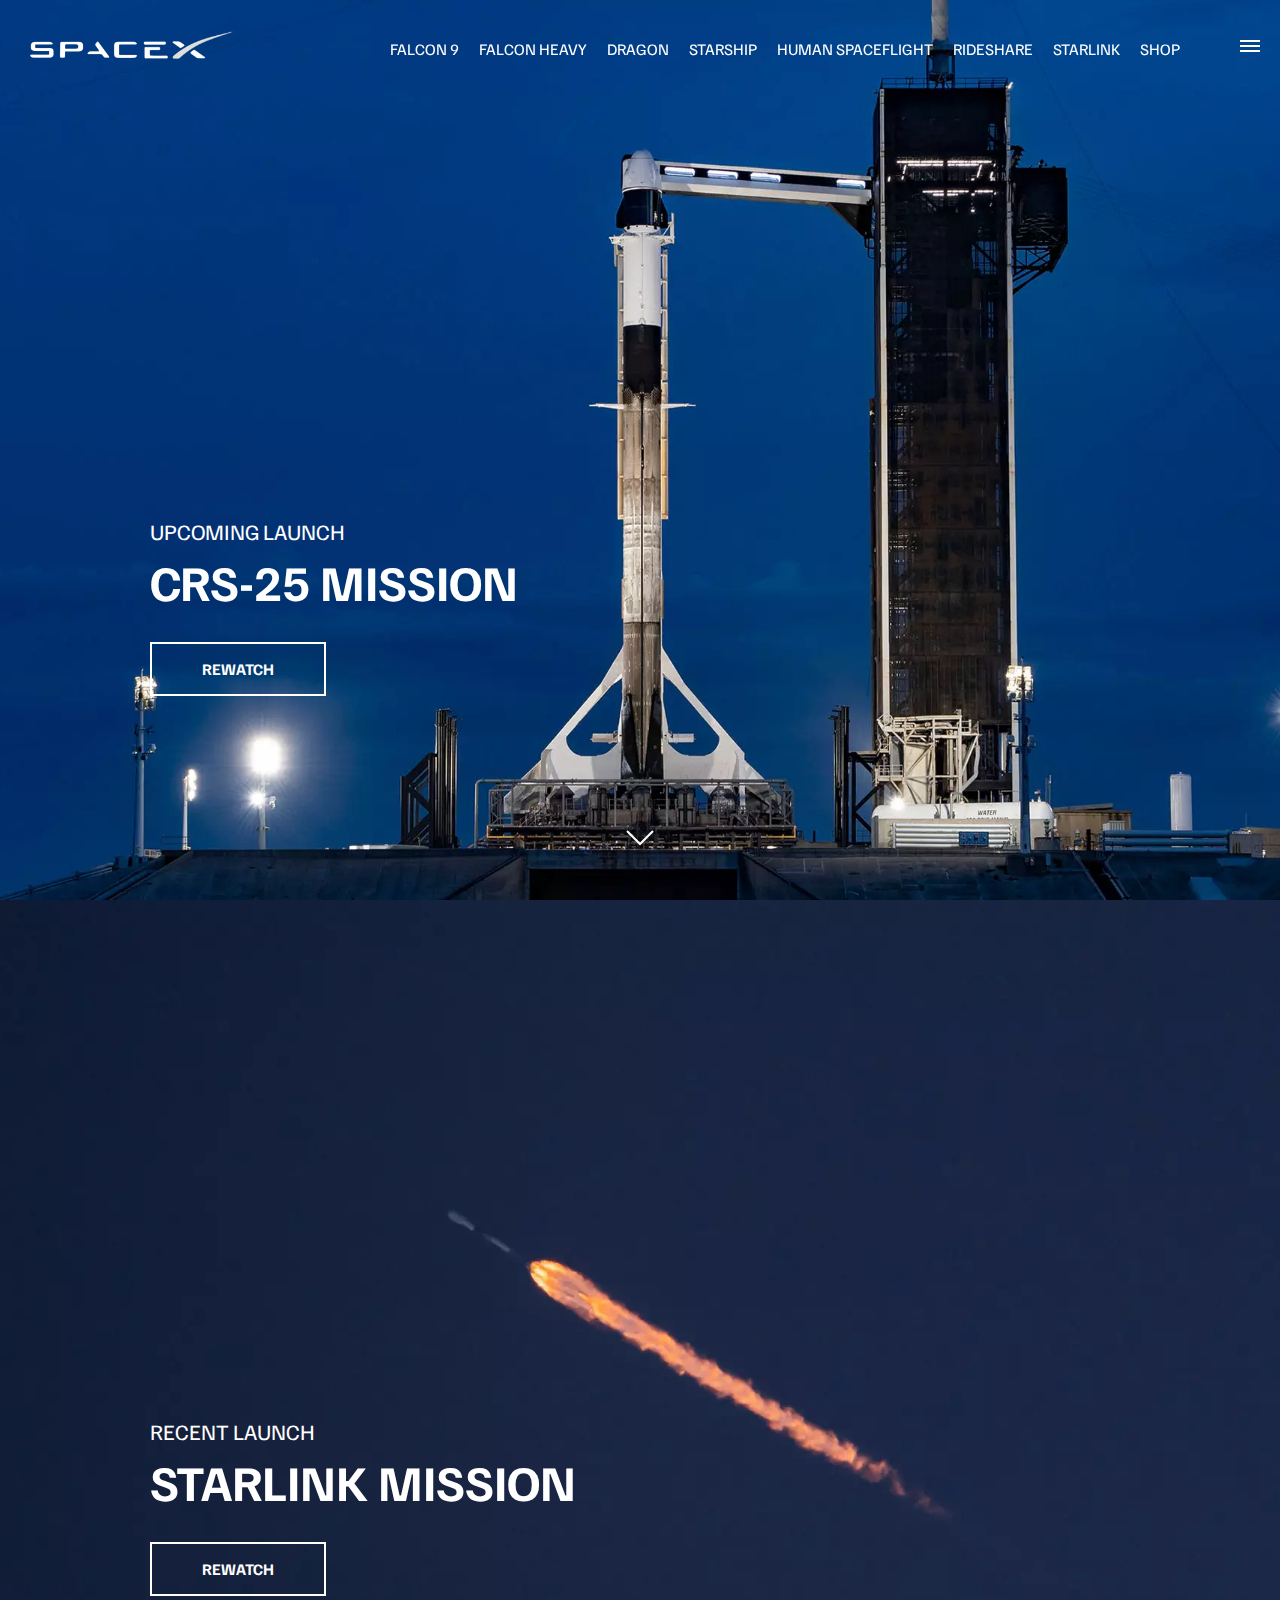
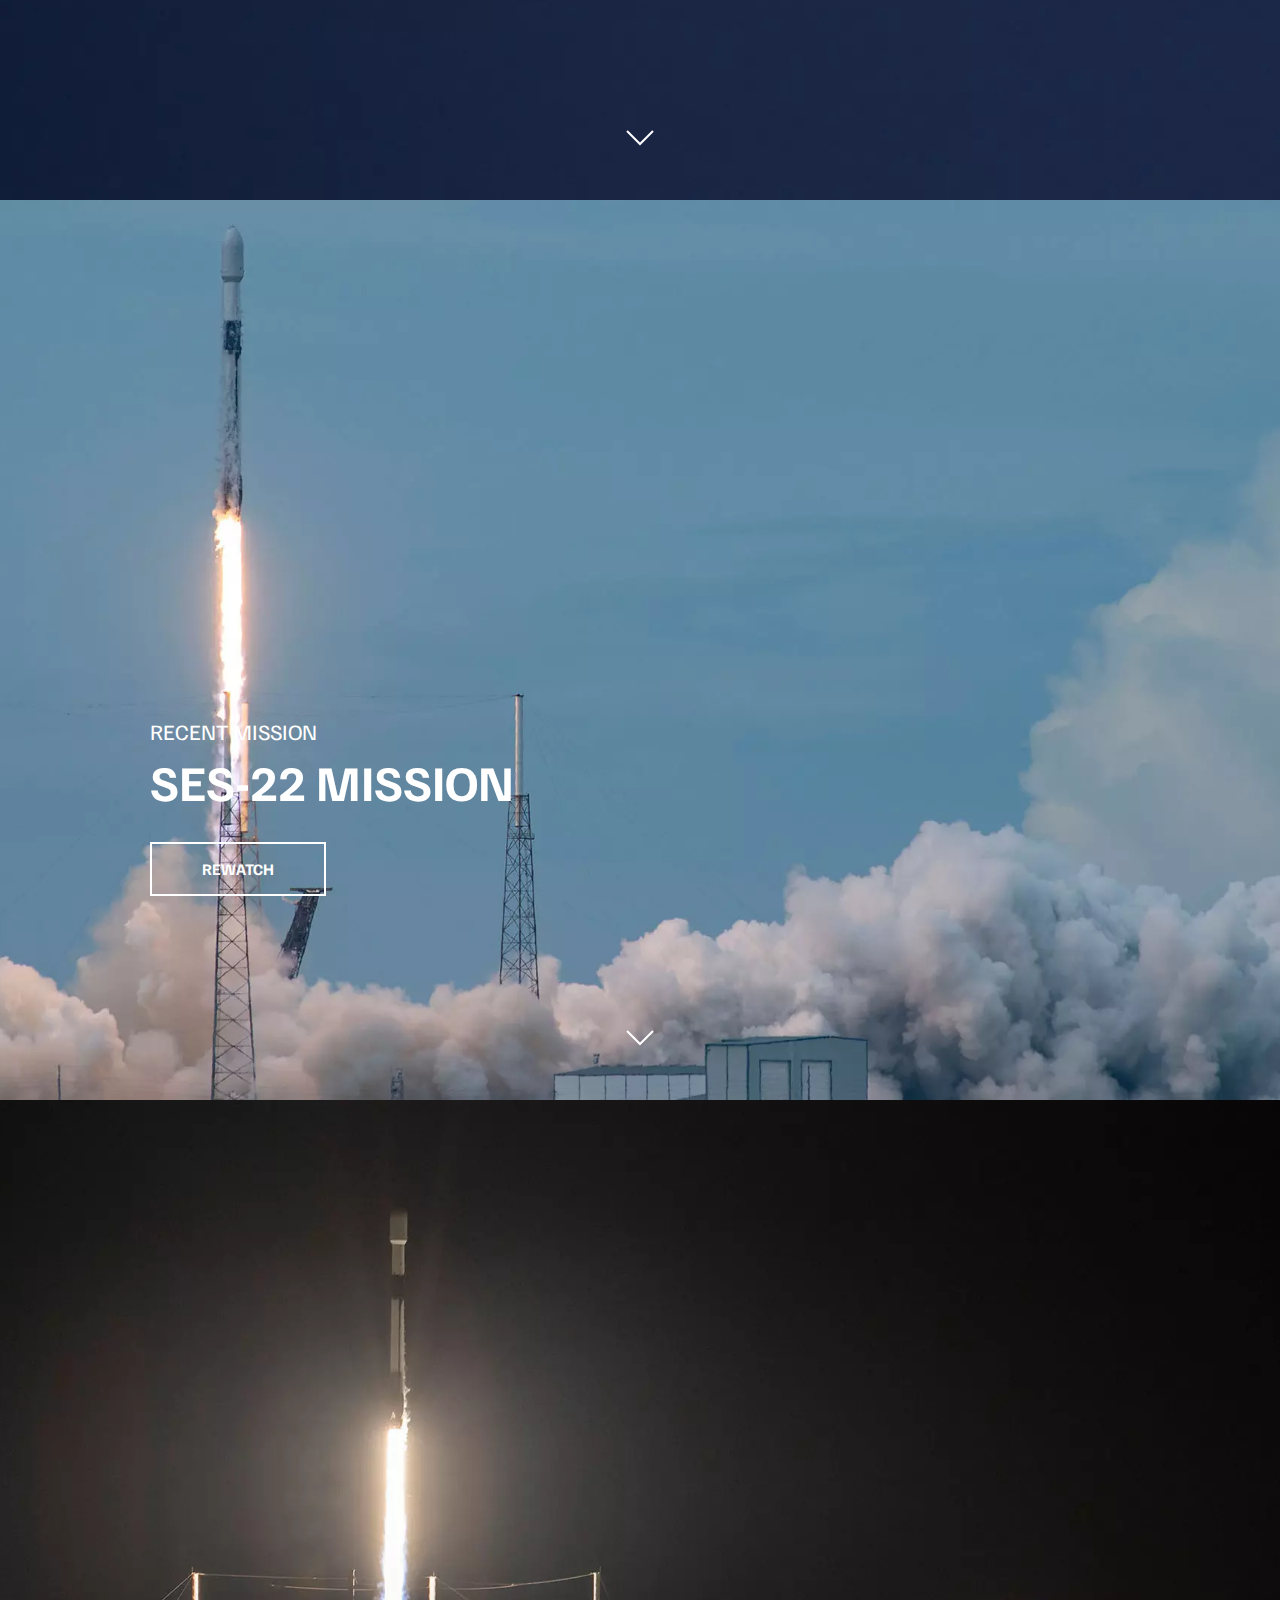
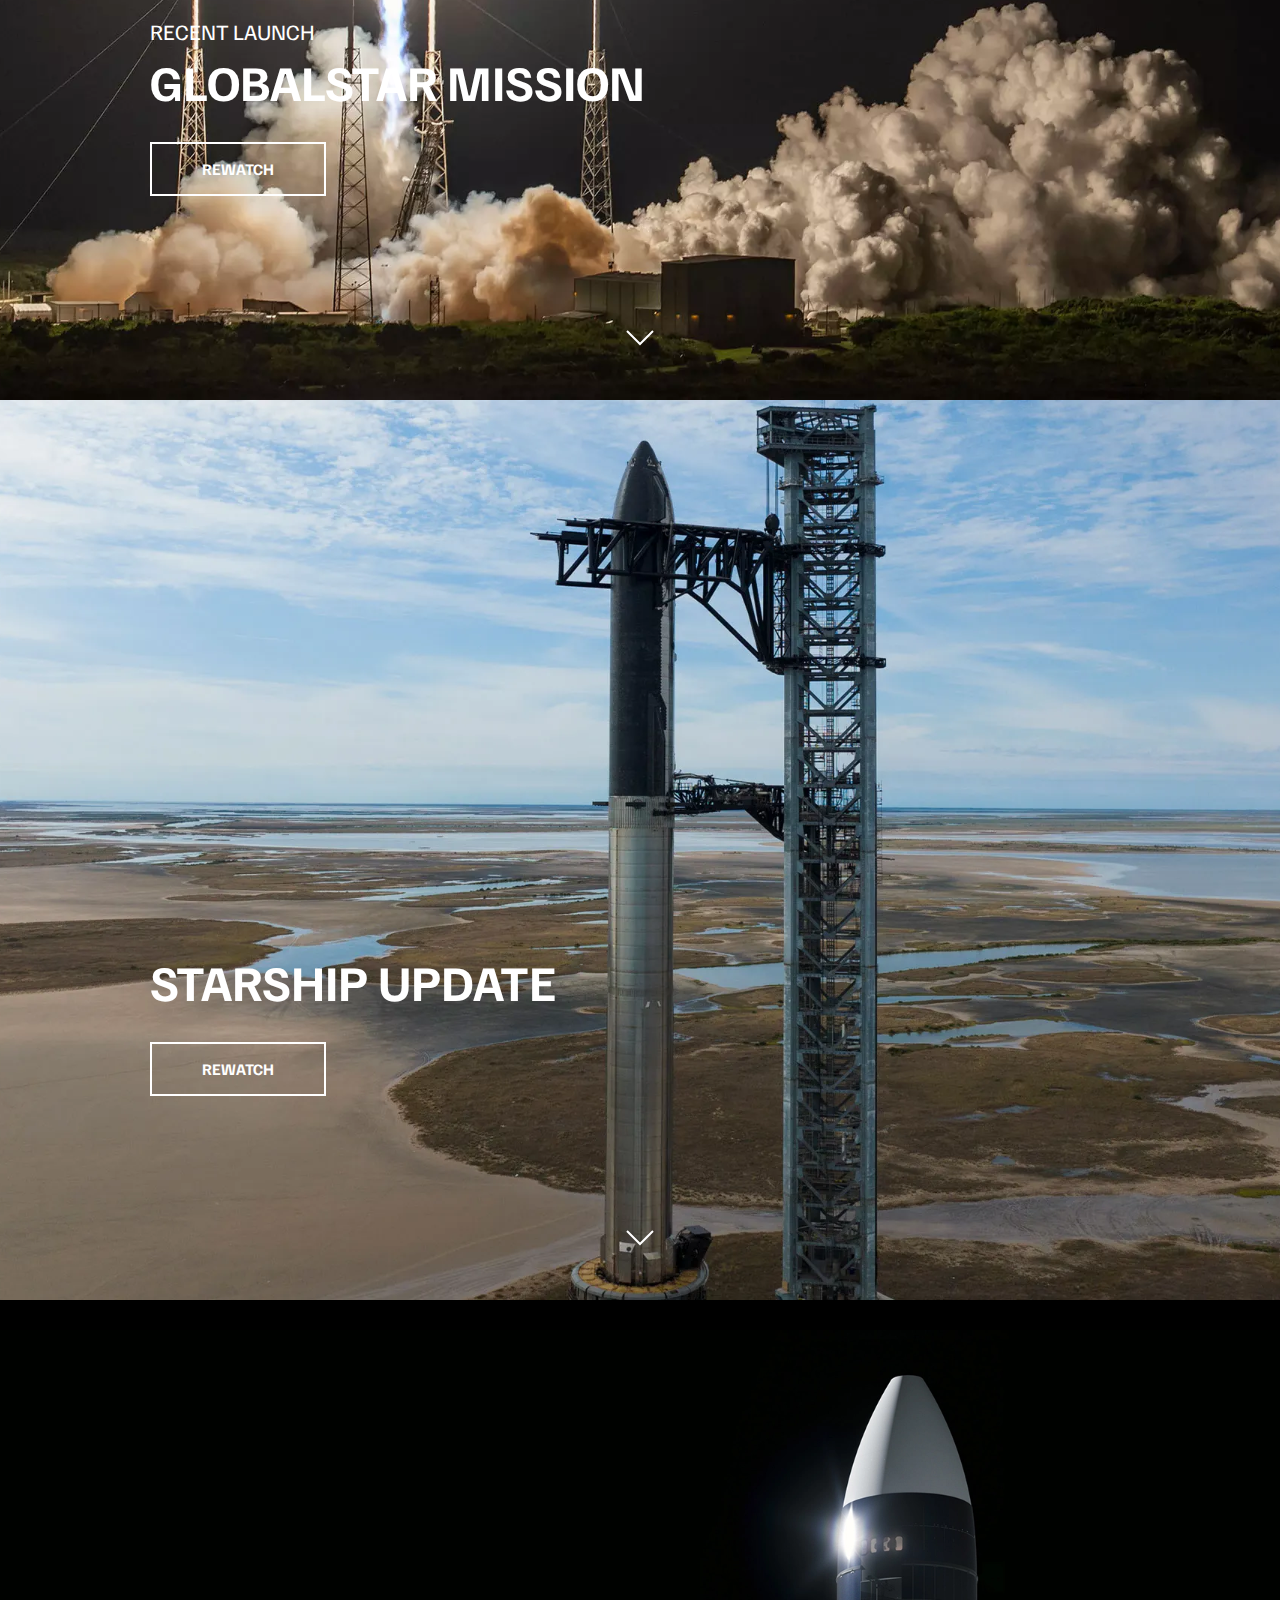
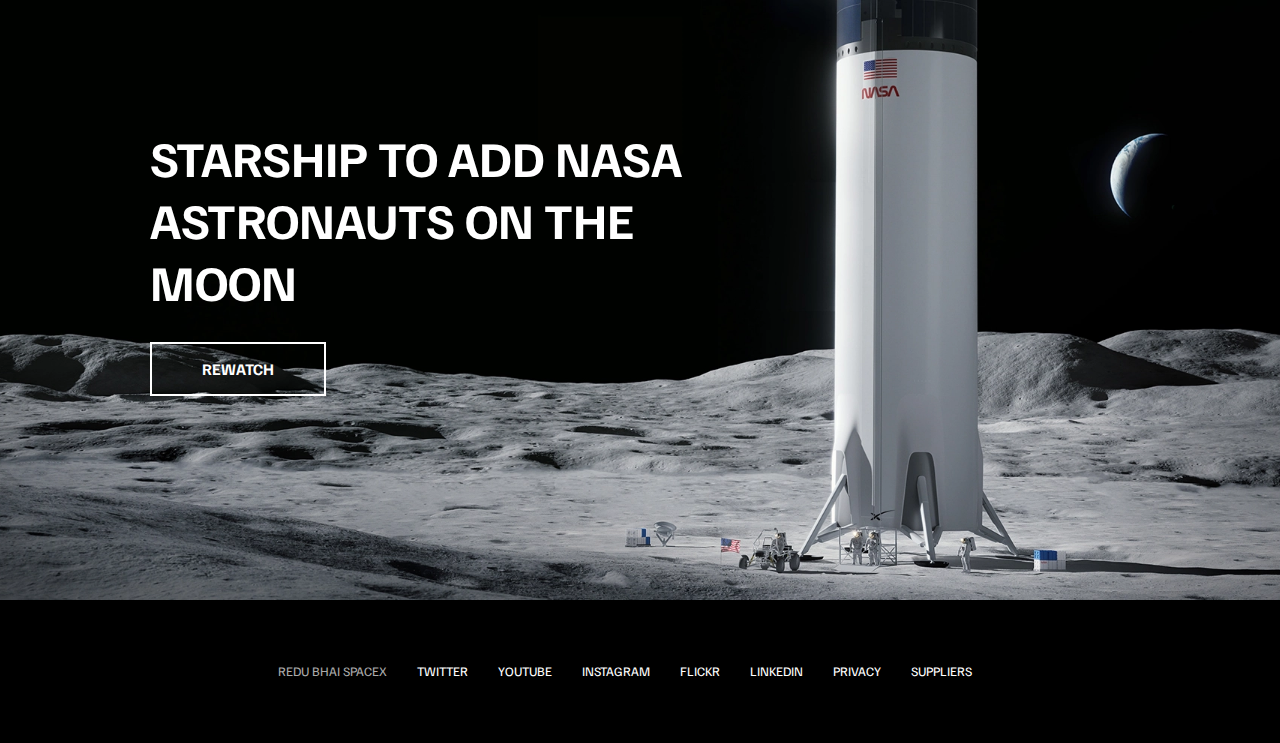
<file: index.html>
<!DOCTYPE html>
<html lang="en">
<head>
  <meta charset="UTF-8">
  <meta http-equiv="X-UA-Compatible" content="IE=edge">
  <meta name="viewport" content="width=device-width, initial-scale=1.0">
<link rel="stylesheet" href="style.css">
<script src="space.js" defer></script>
  <title>SpaceX</title>
</head>
<body>

  <div id="overlay" class=""></div>

  <div id="mobile-menu" class="mobile-main-menu">
    <ul>
        <li><a href="#">Mission</a></li>
        <li><a href="#">Launches</a></li>
        <li><a href="#">Careers</a></li>
        <li><a href="#">Updates</a></li>
        <li><a href="#">Shop</a></li>

        <li class="mobile-only"><a href="falcon9.html">Falcon 9</a></li>
      <li class="mobile-only"><a href="falcon-heavy.html">Falcon Heavy</a></li>
      <li class="mobile-only"><a href="dragon.html">Dragon</a></li>
      <li class="mobile-only"><a href="#">Starship </a></li>
      <li class="mobile-only"><a href="#">Human Spaceflight </a></li>
      <li class="mobile-only"><a href="#">Rideshare</a></li>
      <li class="mobile-only"><a href="#">Starlink</a></li>
      <li class="mobile-only"><a href="#">Shop </a></li>
    </ul>
  </div>
<header class="main-header">
  <div class="logo">
    <a href="index.html">
      <img src="image/logo.png" alt="SpaceX" />
    </a>
  </div>
   <nav class="desktop-main-menu">
    <ul>
      <li><a href="falcon9.html">Falcon 9</a></li>
      <li><a href="falcon-heavy.html">Falcon Heavy</a></li>
      <li><a href="dragon.html">Dragon</a></li>
      <li><a href="#">Starship </a></li>
      <li><a href="#">Human Spaceflight </a></li>
      <li><a href="#">Rideshare</a></li>
      <li><a href="#">Starlink</a></li>
      <li><a href="#">Shop </a></li>
    </ul>
   </nav>
</header>

<!-- Hamburger Menu -->
<button id="menu-btn" class="hamburger" type="button">
  <span class="hamburger-top"></span>
  <span class="hamburger-middle"></span>
  <span class="hamburger-bottom"></span>
</button>

<!-- Section A -->
<section class="section-a">
  <div class="section-inner">
    <h4>Upcoming Launch</h4>
    <h2>CRS-25 Mission</h2>
    <a href="#" class="btn">
      <div class="hover"></div>
        <span>Rewatch</span>
    </a>
  </div>
      <div class="scroll-arrow">
        <svg width="30px" height="20px">
          <path
            stroke="#ffffff"
            fill="none"
            stroke-width="2px"
            d="M2.000,5.000 L15.000,18.000 L28.000,5.000 "
          ></path>
        </svg>
      </div>
</section>
<!-- Section B -->
<section class="section-b">
  <div class="section-inner">
    <h4>Recent Launch</h4>
    <h2>Starlink Mission</h2>
    <a href="#" class="btn">
      <div class="hover"></div>
        <span>Rewatch</span>
    </a>
  </div>
      <div class="scroll-arrow">
        <svg width="30px" height="20px">
          <path
            stroke="#ffffff"
            fill="none"
            stroke-width="2px"
            d="M2.000,5.000 L15.000,18.000 L28.000,5.000 "
          ></path>
        </svg>
      </div>
</section>
<!-- Section C -->
<section class="section-c">
  <div class="section-inner">
    <h4>Recent Mission</h4>
    <h2>SES-22 Mission</h2>
    <a href="#" class="btn">
      <div class="hover"></div>
        <span>Rewatch</span>
    </a>
  </div>
      <div class="scroll-arrow">
        <svg width="30px" height="20px">
          <path
            stroke="#ffffff"
            fill="none"
            stroke-width="2px"
            d="M2.000,5.000 L15.000,18.000 L28.000,5.000 "
          ></path>
        </svg>
      </div>
</section>
<!-- Section D -->
<section class="section-d">
  <div class="section-inner">
    <h4>Recent Launch</h4>
    <h2>Globalstar Mission</h2>
    <a href="#" class="btn">
      <div class="hover"></div>
        <span>Rewatch</span>
    </a>
  </div>
      <div class="scroll-arrow">
        <svg width="30px" height="20px">
          <path
            stroke="#ffffff"
            fill="none"
            stroke-width="2px"
            d="M2.000,5.000 L15.000,18.000 L28.000,5.000 "
          ></path>
        </svg>
      </div>
</section>
<!-- Section E -->
<section class="section-e">
  <div class="section-inner">
    <h2>Starship Update</h2>
    <a href="#" class="btn">
      <div class="hover"></div>
        <span>Rewatch</span>
    </a>
  </div>
      <div class="scroll-arrow">
        <svg width="30px" height="20px">
          <path
            stroke="#ffffff"
            fill="none"
            stroke-width="2px"
            d="M2.000,5.000 L15.000,18.000 L28.000,5.000 "
          ></path>
        </svg>
      </div>
</section>
<!-- Section F -->
<section class="section-f">
  <div class="section-inner">
    <h2>Starship to add NASA astronauts on the moon</h2>
    <a href="#" class="btn">
      <div class="hover"></div>
        <span>Rewatch</span>
    </a>
  </div>
</section>

<footer>
  <ul>
    <li>Redu Bhai SpaceX</li>
    <li><a href="#">Twitter</a></li>
    <li><a href="#">YouTube</a></li>
    <li><a href="#">Instagram</a></li>
    <li><a href="#">Flickr</a></li>
    <li><a href="#">LinkedIn</a></li>
    <li><a href="#">Privacy</a></li>
    <li><a href="#">Suppliers</a></li>
  </ul>
</footer>
</body>
</html>
</file>
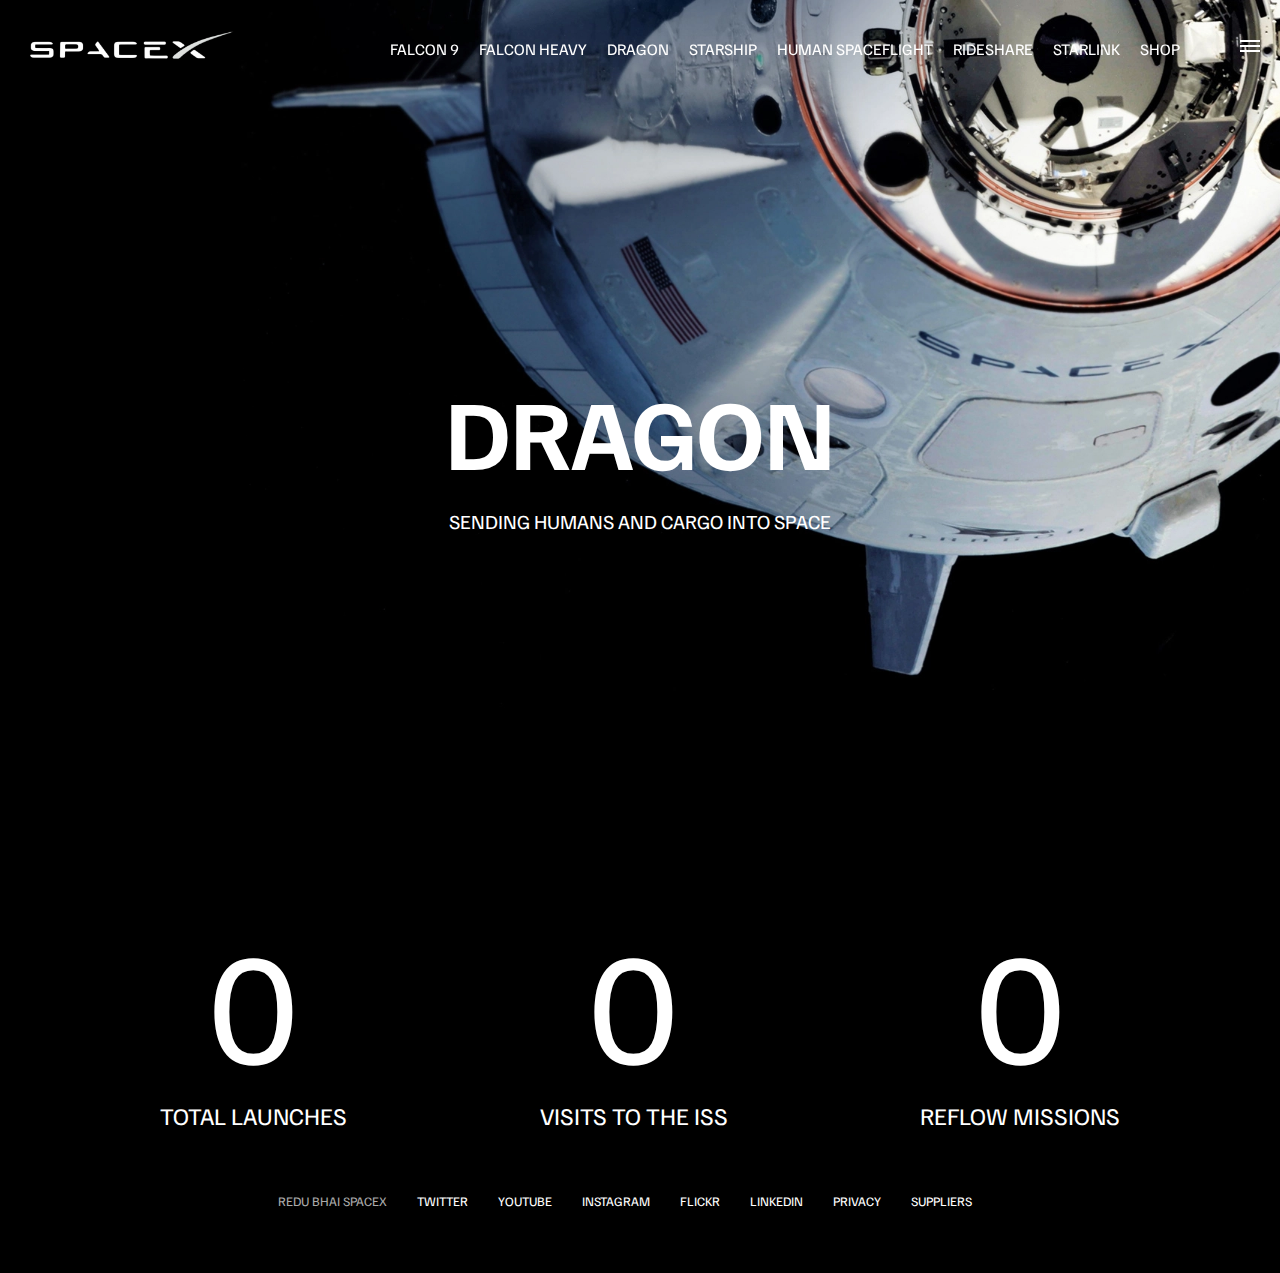
<file: dragon.html>
<!DOCTYPE html>
<html lang="en">
<head>
  <meta charset="UTF-8">
  <meta http-equiv="X-UA-Compatible" content="IE=edge">
  <meta name="viewport" content="width=device-width, initial-scale=1.0">
<link rel="stylesheet" href="style.css">
<script src="space.js" defer></script>
  <title>SpaceX - Dragon</title>
</head>
<body>

  <div id="overlay" class=""></div>

  <div id="mobile-menu" class="mobile-main-menu">
    <ul>
        <li><a href="#">Mission</a></li>
        <li><a href="#">Launches</a></li>
        <li><a href="#">Careers</a></li>
        <li><a href="#">Updates</a></li>
        <li><a href="#">Shop</a></li>

        <li class="mobile-only"><a href="falcon9.html">Falcon 9</a></li>
      <li class="mobile-only"><a href="falcon-heavy.html">Falcon Heavy</a></li>
      <li class="mobile-only"><a href="dragon.html">Dragon</a></li>
      <li class="mobile-only"><a href="#">Starship </a></li>
      <li class="mobile-only"><a href="#">Human Spaceflight </a></li>
      <li class="mobile-only"><a href="#">Rideshare</a></li>
      <li class="mobile-only"><a href="#">Starlink</a></li>
      <li class="mobile-only"><a href="#">Shop </a></li>
    </ul>
  </div>
<header class="main-header">
  <div class="logo">
    <a href="index.html">
      <img src="image/logo.png" alt="SpaceX" />
    </a>
  </div>
   <nav class="desktop-main-menu">
    <ul>
      <li><a href="falcon9.html">Falcon 9</a></li>
      <li><a href="falcon-heavy.html">Falcon Heavy</a></li>
      <li><a href="dragon.html">Dragon</a></li>
      <li><a href="#">Starship </a></li>
      <li><a href="#">Human Spaceflight </a></li>
      <li><a href="#">Rideshare</a></li>
      <li><a href="#">Starlink</a></li>
      <li><a href="#">Shop </a></li>
    </ul>
   </nav>
</header>

<!-- Hamburger Menu -->
<button id="menu-btn" class="hamburger" type="button">
  <span class="hamburger-top"></span>
  <span class="hamburger-middle"></span>
  <span class="hamburger-bottom"></span>
</button>

<section class="section-animate bg-dragon">
</section>
<div class="section-inner-center">
  <h3>Dragon</h3>
  <p>Sending humans and cargo into space</p>
</div>

<div class="stats">
  <div>
    <span class="counter" data-target="34">0</span>
    <h4>Total Launches</h4>
  </div>
   <div>
    <span class="counter" data-target="31">0</span>
    <h4>Visits to the ISS</h4>
  </div>
   <div>
    <span class="counter" data-target="13">0</span>
    <h4>Reflow Missions</h4>
  </div>
</div>

<footer>
  <ul>
    <li>Redu Bhai SpaceX</li>
    <li><a href="#">Twitter</a></li>
    <li><a href="#">YouTube</a></li>
    <li><a href="#">Instagram</a></li>
    <li><a href="#">Flickr</a></li>
    <li><a href="#">LinkedIn</a></li>
    <li><a href="#">Privacy</a></li>
    <li><a href="#">Suppliers</a></li>
  </ul>
</footer>
</body>
</html>
</file>
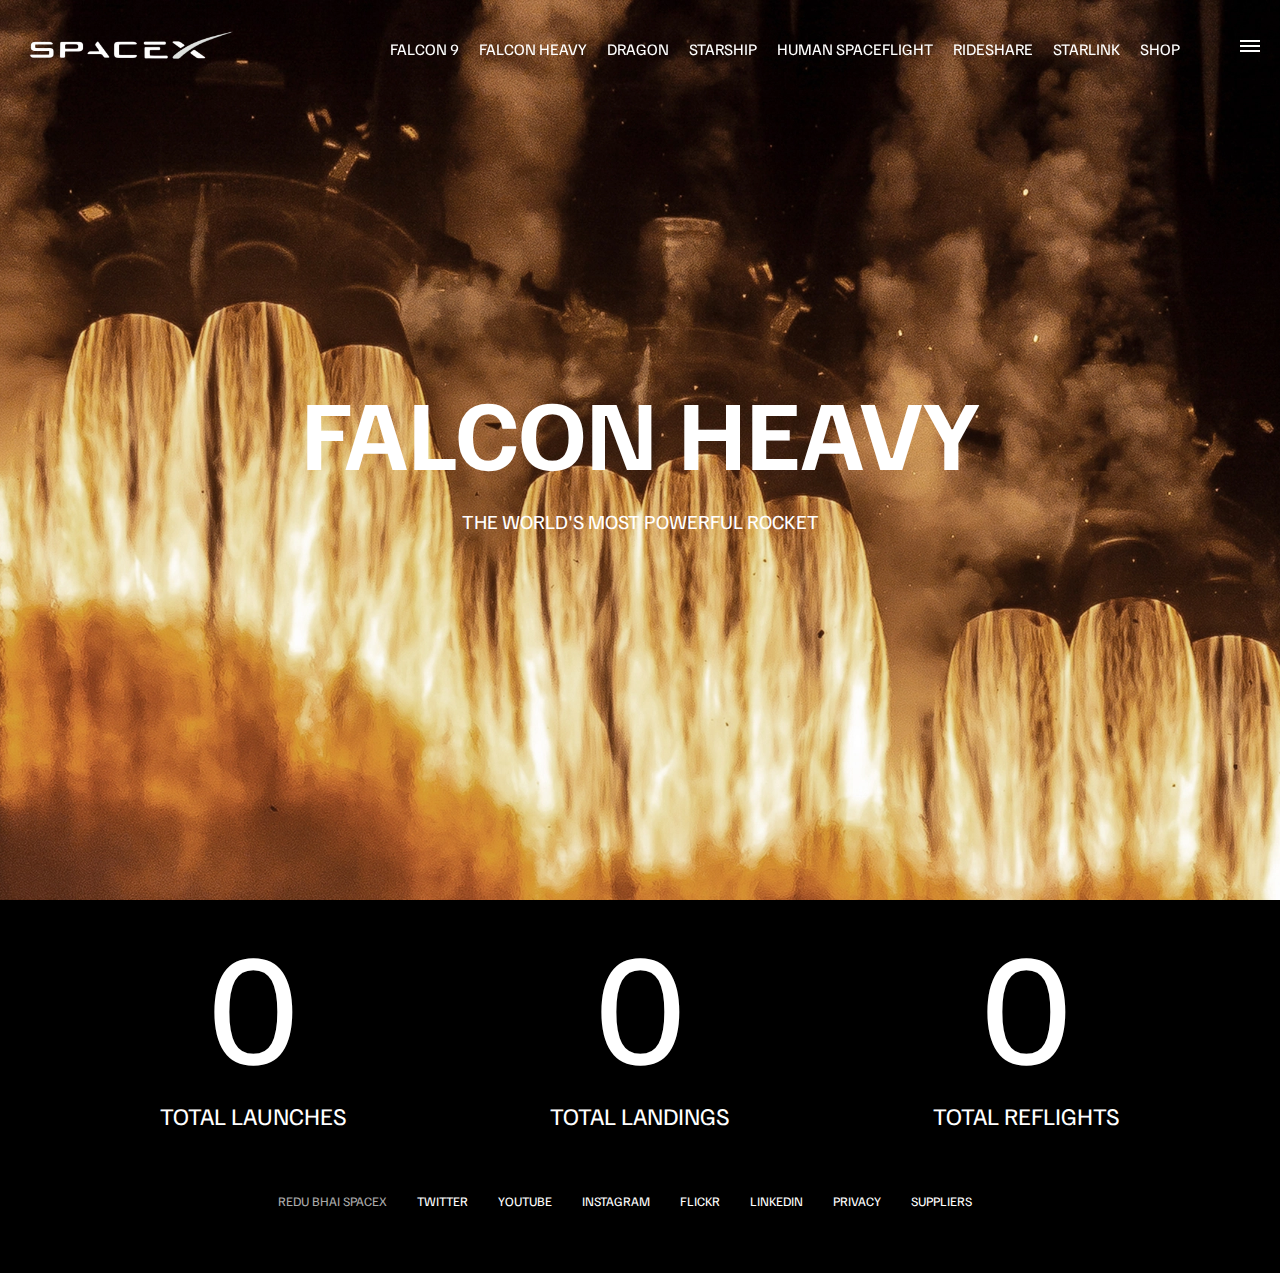
<file: falcon-heavy.html>
<!DOCTYPE html>
<html lang="en">
<head>
  <meta charset="UTF-8">
  <meta http-equiv="X-UA-Compatible" content="IE=edge">
  <meta name="viewport" content="width=device-width, initial-scale=1.0">
<link rel="stylesheet" href="style.css">
<script src="space.js" defer></script>
  <title>SpaceX - Falcon Heavy</title>
</head>
<body>

  <div id="overlay" class=""></div>

  <div id="mobile-menu" class="mobile-main-menu">
    <ul>
        <li><a href="#">Mission</a></li>
        <li><a href="#">Launches</a></li>
        <li><a href="#">Careers</a></li>
        <li><a href="#">Updates</a></li>
        <li><a href="#">Shop</a></li>

        <li class="mobile-only"><a href="falcon9.html">Falcon 9</a></li>
      <li class="mobile-only"><a href="falcon-heavy.html">Falcon Heavy</a></li>
      <li class="mobile-only"><a href="dragon.html">Dragon</a></li>
      <li class="mobile-only"><a href="#">Starship </a></li>
      <li class="mobile-only"><a href="#">Human Spaceflight </a></li>
      <li class="mobile-only"><a href="#">Rideshare</a></li>
      <li class="mobile-only"><a href="#">Starlink</a></li>
      <li class="mobile-only"><a href="#">Shop </a></li>
    </ul>
  </div>
<header class="main-header">
  <div class="logo">
    <a href="index.html">
      <img src="image/logo.png" alt="SpaceX" />
    </a>
  </div>
   <nav class="desktop-main-menu">
    <ul>
      <li><a href="falcon9.html">Falcon 9</a></li>
      <li><a href="falcon-heavy.html">Falcon Heavy</a></li>
      <li><a href="dragon.html">Dragon</a></li>
      <li><a href="#">Starship </a></li>
      <li><a href="#">Human Spaceflight </a></li>
      <li><a href="#">Rideshare</a></li>
      <li><a href="#">Starlink</a></li>
      <li><a href="#">Shop </a></li>
    </ul>
   </nav>
</header>

<!-- Hamburger Menu -->
<button id="menu-btn" class="hamburger" type="button">
  <span class="hamburger-top"></span>
  <span class="hamburger-middle"></span>
  <span class="hamburger-bottom"></span>
</button>

<section class="section-animate bg-falcon-heavy">
</section>
<div class="section-inner-center">
  <h3>Falcon heavy</h3>
  <p>The world's most powerful rocket</p>
</div>

<div class="stats">
  <div>
    <span class="counter" data-target="3">0</span>
    <h4>Total Launches</h4>
  </div>
   <div>
    <span class="counter" data-target="7">0</span>
    <h4>Total Landings</h4>
  </div>
   <div>
    <span class="counter" data-target="4">0</span>
    <h4>Total Reflights</h4>
  </div>
</div>

<footer>
  <ul>
    <li>Redu Bhai SpaceX</li>
    <li><a href="#">Twitter</a></li>
    <li><a href="#">YouTube</a></li>
    <li><a href="#">Instagram</a></li>
    <li><a href="#">Flickr</a></li>
    <li><a href="#">LinkedIn</a></li>
    <li><a href="#">Privacy</a></li>
    <li><a href="#">Suppliers</a></li>
  </ul>
</footer>
</body>
</html>
</file>
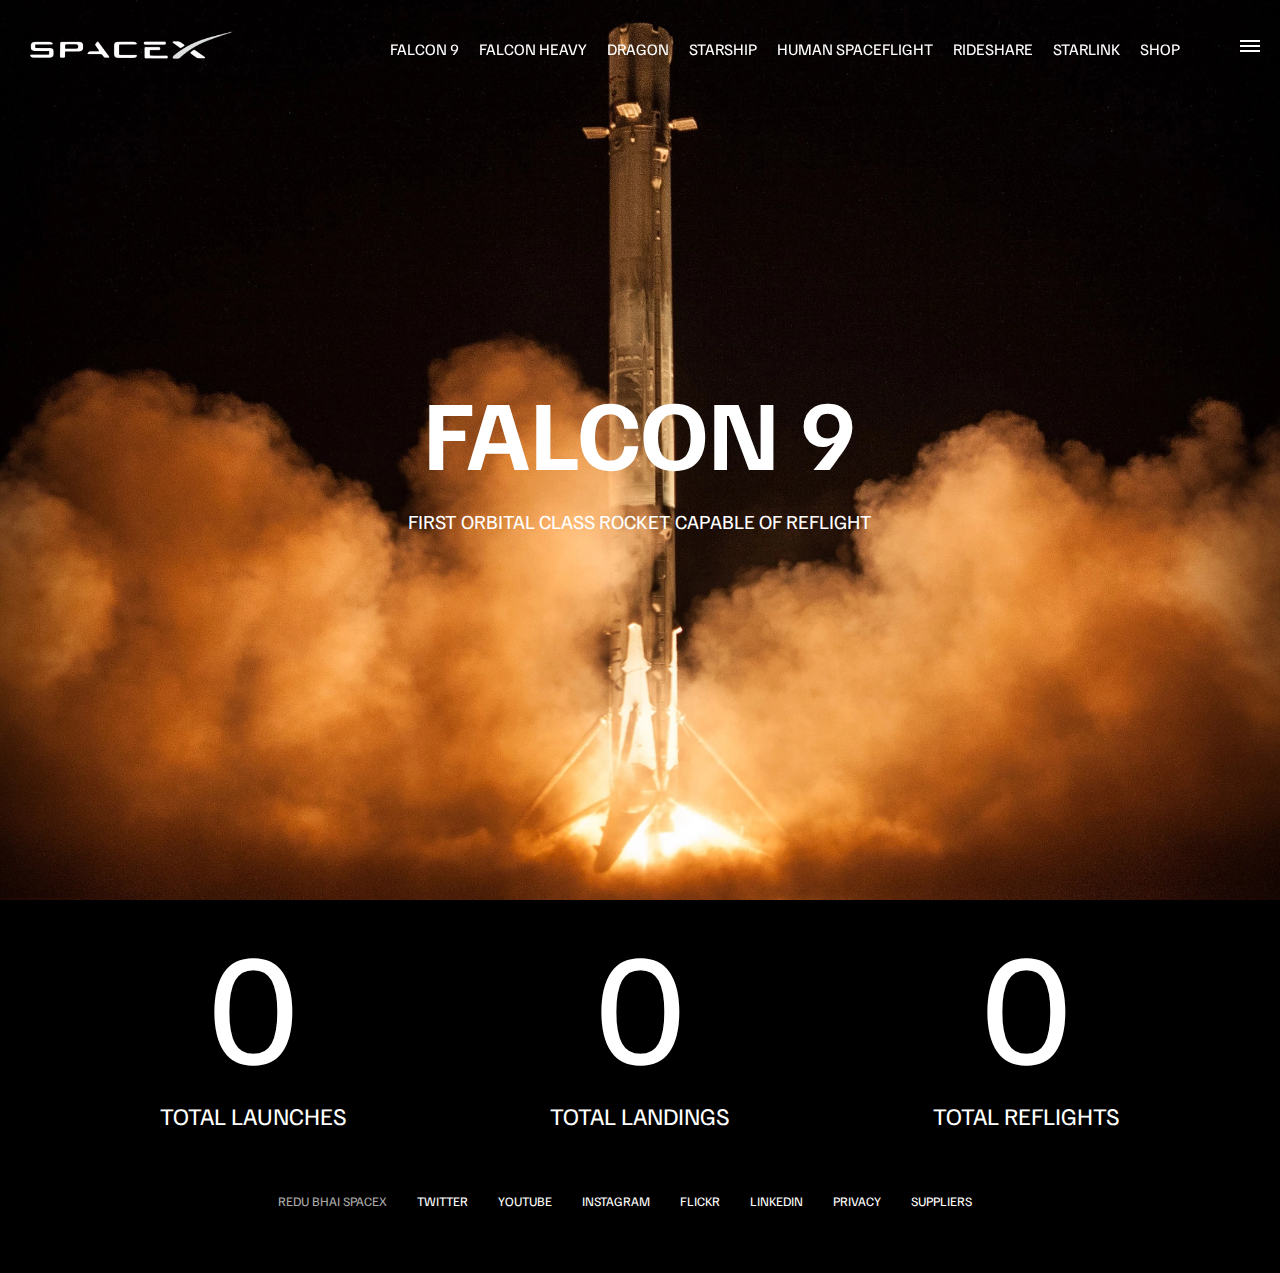
<file: falcon9.html>
<!DOCTYPE html>
<html lang="en">
<head>
  <meta charset="UTF-8">
  <meta http-equiv="X-UA-Compatible" content="IE=edge">
  <meta name="viewport" content="width=device-width, initial-scale=1.0">
<link rel="stylesheet" href="style.css">
<script src="space.js" defer></script>
  <title>SpaceX - Falcon 9</title>
</head>
<body>

  <div id="overlay" class=""></div>

  <div id="mobile-menu" class="mobile-main-menu">
    <ul>
        <li><a href="#">Mission</a></li>
        <li><a href="#">Launches</a></li>
        <li><a href="#">Careers</a></li>
        <li><a href="#">Updates</a></li>
        <li><a href="#">Shop</a></li>

        <li class="mobile-only"><a href="falcon9.html">Falcon 9</a></li>
      <li class="mobile-only"><a href="falcon-heavy.html">Falcon Heavy</a></li>
      <li class="mobile-only"><a href="dragon.html">Dragon</a></li>
      <li class="mobile-only"><a href="#">Starship </a></li>
      <li class="mobile-only"><a href="#">Human Spaceflight </a></li>
      <li class="mobile-only"><a href="#">Rideshare</a></li>
      <li class="mobile-only"><a href="#">Starlink</a></li>
      <li class="mobile-only"><a href="#">Shop </a></li>
    </ul>
  </div>
<header class="main-header">
  <div class="logo">
    <a href="index.html">
      <img src="image/logo.png" alt="SpaceX" />
    </a>
  </div>
   <nav class="desktop-main-menu">
    <ul>
      <li><a href="falcon9.html">Falcon 9</a></li>
      <li><a href="falcon-heavy.html">Falcon Heavy</a></li>
      <li><a href="dragon.html">Dragon</a></li>
      <li><a href="#">Starship </a></li>
      <li><a href="#">Human Spaceflight </a></li>
      <li><a href="#">Rideshare</a></li>
      <li><a href="#">Starlink</a></li>
      <li><a href="#">Shop </a></li>
    </ul>
   </nav>
</header>

<!-- Hamburger Menu -->
<button id="menu-btn" class="hamburger" type="button">
  <span class="hamburger-top"></span>
  <span class="hamburger-middle"></span>
  <span class="hamburger-bottom"></span>
</button>

<section class="section-animate bg-falcon-9">
</section>
<div class="section-inner-center">
  <h3>Falcon 9</h3>
  <p>First orbital class rocket capable of reflight</p>
</div>

<div class="stats">
  <div>
    <span class="counter" data-target="3">0</span>
    <h4>Total Launches</h4>
  </div>
   <div>
    <span class="counter" data-target="7">0</span>
    <h4>Total Landings</h4>
  </div>
   <div>
    <span class="counter" data-target="4">0</span>
    <h4>Total Reflights</h4>
  </div>
</div>

<footer>
  <ul>
    <li>Redu Bhai SpaceX</li>
    <li><a href="#">Twitter</a></li>
    <li><a href="#">YouTube</a></li>
    <li><a href="#">Instagram</a></li>
    <li><a href="#">Flickr</a></li>
    <li><a href="#">LinkedIn</a></li>
    <li><a href="#">Privacy</a></li>
    <li><a href="#">Suppliers</a></li>
  </ul>
</footer>
</body>
</html>
</file>
<file: style.css>
@import url("https://fonts.googleapis.com/css2?family=Familjen+Grotesk:wght@400;600;700&display=swap");

*,
*::before,
*::after {
  margin: 0;
  padding: 0;
  box-sizing: border-box;
}

body {
  font-family: "Familjen Grotesk", sans-serif;
  background: #000;
  color: #fff;
}

a {
  text-decoration: none;
  color: #fff;
}

ul {
  list-style: none;
}

/*  Header/Navbar */
.main-header {
  position: fixed;
  top: 0;
  left: 0;
  left: 0;
  width: 100%;
  z-index: 3;
  display: flex;
  justify-content: space-between;
  align-items: center;
  text-transform: uppercase;
  height: 100px;
  padding: 0 30px;
}

/* Logo */
.logo {
  width: 210px;
  height: auto;
}

.logo img {
  display: block;
  width: 100%;
  height: auto;
}

/* Desktop Menu */
.desktop-main-menu {
  margin-right: 50px;
}

.desktop-main-menu ul {
  display: flex;
}

.desktop-main-menu ul li {
  position: relative;
  margin-right: 20px;
  padding-bottom: 2px;
}

/* Menu item bottom border */
.desktop-main-menu ul li a::after {
  content: "";
  position: absolute;
  bottom: 0;
  left: 0;
  width: 100%;
  height: 1px;
  background: #fff;
  transform: scaleX(0);
  transition: transform 0.6s cubic-bezier(0.19, 1, 0.22, 1);
  transform-origin: right center;
}

.desktop-main-menu ul li a:hover::after {
  transform: scaleX(1);
  transform-origin: left center;
  transition-duration: 0.4s;
}
/* Sections */
section {
  position: relative;
  height: 100vh;
  background-position: center center;
  background-repeat: no-repeat;
  background-size: cover;
  text-transform: uppercase;
}

.section-inner {
  position: absolute;
  bottom: 200px;
  left: 150px;
  max-width: 560px;
}

.section-inner h4 {
  font-size: 22px;
  margin-bottom: 5px;
  font-weight: 300;
  animation: fadeInUp 0.5s ease-in-out;
}

.section-inner h2 {
  font-size: 50px;
  font-weight: 700;
  margin-bottom: 20px;
  animation: fadeInUp 0.5s ease-in-out 0.2s;
  animation-fill-mode: both; //Stop from showing at start
}

.section-inner a {
  animation: fadeInUp 0.5s ease-in-out 0.4s;
  animation-fill-mode: both; //Stop from showing at start
}

/*  Background images */
.section-a {
  background-image: url("image/section-a.webp");
}
.section-b {
  background-image: url("image/section-b.webp");
}
.section-c {
  background-image: url("image/section-c.webp");
}
.section-d {
  background-image: url("image/section-d.webp");
}
.section-e {
  background-image: url("image/section-e.webp");
}
.section-f {
  background-image: url("image/section-f.webp");
}

.btn {
  position: relative;
  display: inline-block;
  cursor: pointer;
  text-align: center;
  min-width: 130px;
  padding: 15px 50px;
  margin-top: 10px;
  border: 2px solid #fff;
  text-transform: uppercase;
  font-weight: bold;
  overflow: hidden;
  z-index: 2;
}

.btn:hover span {
  color: #000;
}
.btn .hover {
  position: absolute;
  top: 0;
  left: 0;
  width: 100%;
  height: 100%;
  background-color: #fff;
  color: #000;
  z-index: -1;
  transform: translateY(100%);
  transition: transform 0.6s cubic-bezier(0.19, 1, 0.22, 1);
}

.btn:hover .hover {
  transform: translateY(0);
}

.scroll-arrow {
  position: absolute;
  bottom: 50px;
  left: 50%;
  transform: translateX(-50%);
  animation: fadeBounce 5s infinite;
}

/* Footer */
footer {
  position: relative;
  padding: 55px 0;
}

footer ul {
  display: flex;
  justify-content: center;
  align-items: center;
  flex-wrap: wrap;
}

footer ul li {
  margin-right: 30px;
  color: #aaa;
  text-transform: uppercase;
  font-size: 13px;
  line-height: 2.5;
}

footer ul li a {
  color: #fff;
  transition: color 0.6s;
}

footer ul li a:hover {
  color: #aaa;
}

/* Hamburger Menu */
.hamburger {
  position: fixed;
  top: 40px;
  right: 20px;
  z-index: 10;
  cursor: pointer;
  width: 20px;
  height: 20px;
  background: none;
  border: none;
}

.hamburger-top,
.hamburger-middle,
.hamburger-bottom {
  position: absolute;
  width: 20px;
  height: 2px;
  top: 0;
  left: 0;
  background: #fff;
  transition: all 0.5s;
}

.hamburger-middle {
  transform: translateY(5px);
}
.hamburger-bottom {
  transform: translateY(10px);
}

/* Transition hamburger to X when open */
.open {
  transform: rotate(90deg);
}

.open .hamburger-top {
  transform: rotate(45deg) translateY(6px) translateX(6px);
}

.open .hamburger-middle {
  display: none;
}

.open .hamburger-bottom {
  transform: rotate(-45deg) translateY(6px) translateX(-6px);
}

/* Overlay */
.overlay-show {
  position: fixed;
  top: 0;
  left: 0;
  width: 100%;
  height: 100%;
  background-color: rgba(0, 0, 20, 0.5);
  z-index: 3;
}

/* Stop body scroll */
.stop-scrolling {
  overflow: hidden;
}

/* Hide mobile main menu items */
.mobile-only {
  display: none;
}

/* Mobile menu */
.mobile-main-menu {
  position: fixed;
  top: 0;
  right: 0;
  width: 350px;
  height: 100%;
  background: #000;
  z-index: 4;
  display: flex;
  align-items: center;
  justify-content: center;
  transform: translateX(100%);
  transition: transform 0.6s cubic-bezier(0.19, 1, 0.22, 1);
}

/* Bring menu from right */
.show-menu {
  transform: translateX(0);
}

.mobile-main-menu ul {
  display: flex;
  flex-direction: column;
  align-items: end;
  justify-content: center;
  padding: 50px;
  width: 100%;
}

.mobile-main-menu ul li {
  margin-bottom: 20px;
  font-size: 18px;
  text-transform: uppercase;
  border-bottom: 1px #555 dotted;
  width: 100%;
  text-align: right;
  padding-bottom: 8px;
}

.mobile-main-menu ul li a {
  color: #fff;
  transition: color 0.6s;
}

.mobile-main-menu ul li a:hover {
  color: #808080;
}

/* Inner Pages */
.bg-falcon-9 {
  background-image: url("image/falcon-9.webp");
}
.bg-falcon-heavy {
  background-image: url("image/falcon-heavy.webp");
}
.bg-dragon {
  background-image: url("image/dragon.webp");
}

.section-animate {
  animation: fadeIn 2s ease-in-out;
}

.section-inner-center {
  position: absolute;
  top: 50%;
  left: 50%;
  transform: translate(-50%, -50%);
  text-transform: uppercase;
  text-align: center;
  width: 80%;
}

.section-inner-center h3 {
  font-size: 100px;
  margin-bottom: 15px;
  animation: fadeInUp 0.5s ease-in-out;
}

.section-inner-center p {
  font-size: 20px;
  animation: fadeInUp 0.5s ease-in-out 0.2s;
  animation-fill-mode: both;
}

/* Stats */
.stats {
  max-width: 960px;
  margin: 0 auto;
  display: flex;
  align-items: center;
  justify-content: space-between;
  text-align: center;
  text-transform: uppercase;
}

.stats div span {
  font-size: 160px;
}

.stats div h4 {
  font-size: 24px;
  font-weight: 300;
}

/*  Animations  */

@keyframes fadeInUp {
  0% {
    opacity: 0;
    transform: translateY(140px);
  }

  100% {
    opacity: 1;
    transform: translateY(0);
  }
}

@keyframes fadeIn {
  0% {
    opacity: 0;
  }

  100% {
    opacity: 1;
  }
}

@keyframes fadeBounce {
  0%,
  20%,
  50%,
  80%,
  100% {
    opacity: 0;
    transform: translateY(-20px);
  }
  40% {
    opacity: 1;
    transform: translateY(0);
  }
}

/* Media Queries */

@media (max-width: 960px) {
  /* Hide desktop menu */
  .desktop-main-menu {
    display: none;
  }

  /* Show main mobile items */
  .mobile-only {
    display: block;
  }

  .section-inner-center h3 {
    font-size: 75px;
  }

  @media (max-width: 600px) {
    .section-inner {
      bottom: 75px;
      left: 20px;
    }

    .section-inner h2 {
      font-size: 40px;
    }

    footer ul li:first-child {
      position: absolute;
      top: 30px;
      left: 50%;
      transform: translate(-50%, -50%);
    }

    footer ul li {
      margin-right: 15px;
    }

    .logo {
      width: 150px;
      margin: auto;
    }
  }

  .section-inner-center {
    width: 80%;
  }

  /* Stats */
  .stats {
    flex-direction: column;
  }

  .stats div {
    margin-bottom: 20px;
  }
}
</file>
